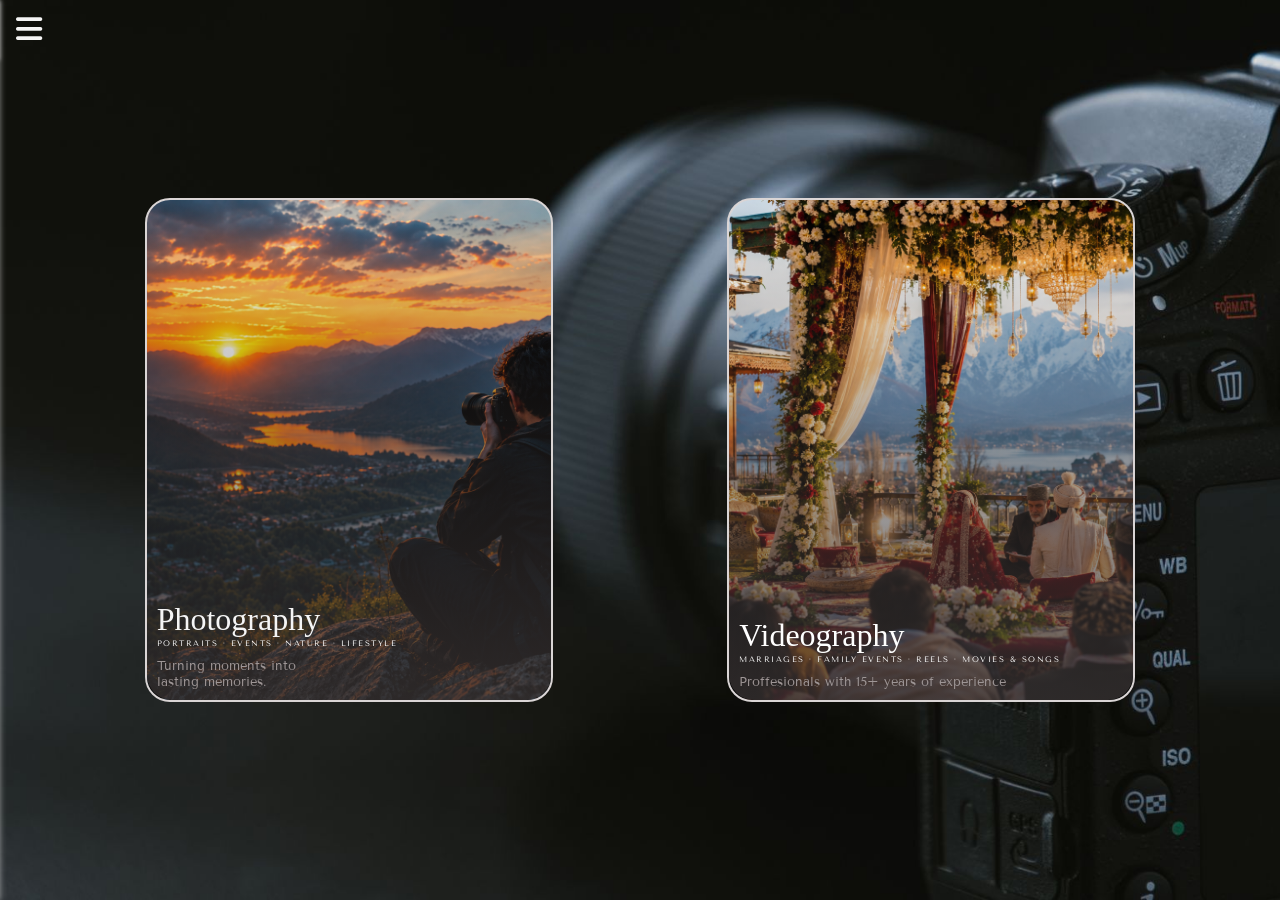
<file: index.html>
<!DOCTYPE html>
<html lang="en">
  <head>
    <meta charset="UTF-8" />
    <meta http-equiv="X-UA-Compatible" content="IE=edge" />
    <meta name="viewport" content="width=device-width, initial-scale=1.0" />
    <title>photography website</title>
    <link rel="stylesheet" href="style.css">
    <link rel="preconnect" href="https://fonts.googleapis.com" />
    <link rel="preconnect" href="https://fonts.gstatic.com" crossorigin />
    <link href="https://fonts.googleapis.com/css2?family=Tenor+Sans&display=swap" rel="stylesheet">
    <link
      rel="stylesheet"
      href="https://cdnjs.cloudflare.com/ajax/libs/font-awesome/6.4.0/css/all.min.css"
    />
  </head>
  <script>
    fetch("http://localhost:3000/api/test", {
        method: "POST",
        headers: {
            "Content-Type": "application/json"
        },
        body: JSON.stringify({
            name: "Basit",
            service: "Wedding Photography"
        })
    })
        .then(response => response.json())
        .then(data => {
            console.log(data);
        })
        .catch(error => {
            console.error("Error:", error);
        });
</script>
  <body>
    <div class="main_box">
        <input type="checkbox" id="check" />
        <div class="btn_one">
            <label for="check">
            <i class="fa-solid fa-bars"></i>
            </label>
        </div>
        <div class="sidebar_menu">
            <div class="logo">
            <a href="#">Jannat studio</a>
            </div>

            <div class="btn_two">
            <label for="check" style="color: grey">
                <i class="fa-solid fa-xmark"></i>
            </label>
            </div>

            <div class="menu">
            <ul>
                <li>
                <i class="fa-solid fa-image"></i>
                <a href="gallery.html">Gallery</a>
                </li>
                <li>
                <i class="fa-solid fa-arrow-up-right-from-square"></i>
                <a href="booking.html">Slot Availability</a>
                </li>
                <li>
                <i class="fa-solid fa-calendar-days"></i>
                <a href="#">Events</a>
                </li>
                <li>
                <i class="fa-solid fa-store"></i>
                <a href="store.html">Store</a>
                </li>
                <li>
                <i class="fa-solid fa-phone"></i>
                <a href="contact.html">Contact</a>
                </li>
            </ul>
            </div>

            <div class="social_media">
            <ul>
                <a href="#"><i class="fa-brands fa-facebook"></i></i></a>
                <a href="#"><i class="fa-brands fa-twitter"></i></a>
                <a href="#"><i class="fa-brands fa-instagram"></i></i></a>
                <a href="#"><i class="fa-brands fa-youtube"></i></a>
            </ul>
            </div>
        </div>
        <div class="cards">
            <div class="card" id="card1">
                <h1>Photography</h1>
                <div class="services">
                    <span>Portraits</span>
                    <span>·</span>
                    <span>Events</span>
                    <span>·</span>
                    <span>Nature</span>
                    <span>·</span>
                    <span>Lifestyle</span>
                </div>

                <p>Turning moments into<br>lasting memories.</p>
            </div>
            <div class="card" id="card2">
              <h1>Videography</h1>
              <div class="services">
                <span>Marriages</span>
                <span>·</span>
                <span>Family Events</span>
                <span>·</span>
                <span>Reels</span>
                <span>·</span>
                <span>Movies & Songs</span>
              </div>
              <p>Proffesionals with 15+ years of experience</p>
            </div>
        </div>
    </div>
    <script>
      fetch("http://localhost:3000/api")
        .then(response => response.json())
        .then(data =>{
          console.log(data.message);
        })
        .catch(error=>{
          console.error("Error connecting to backend:", error);
        });
    </script>
  </body>
</html>
</file>
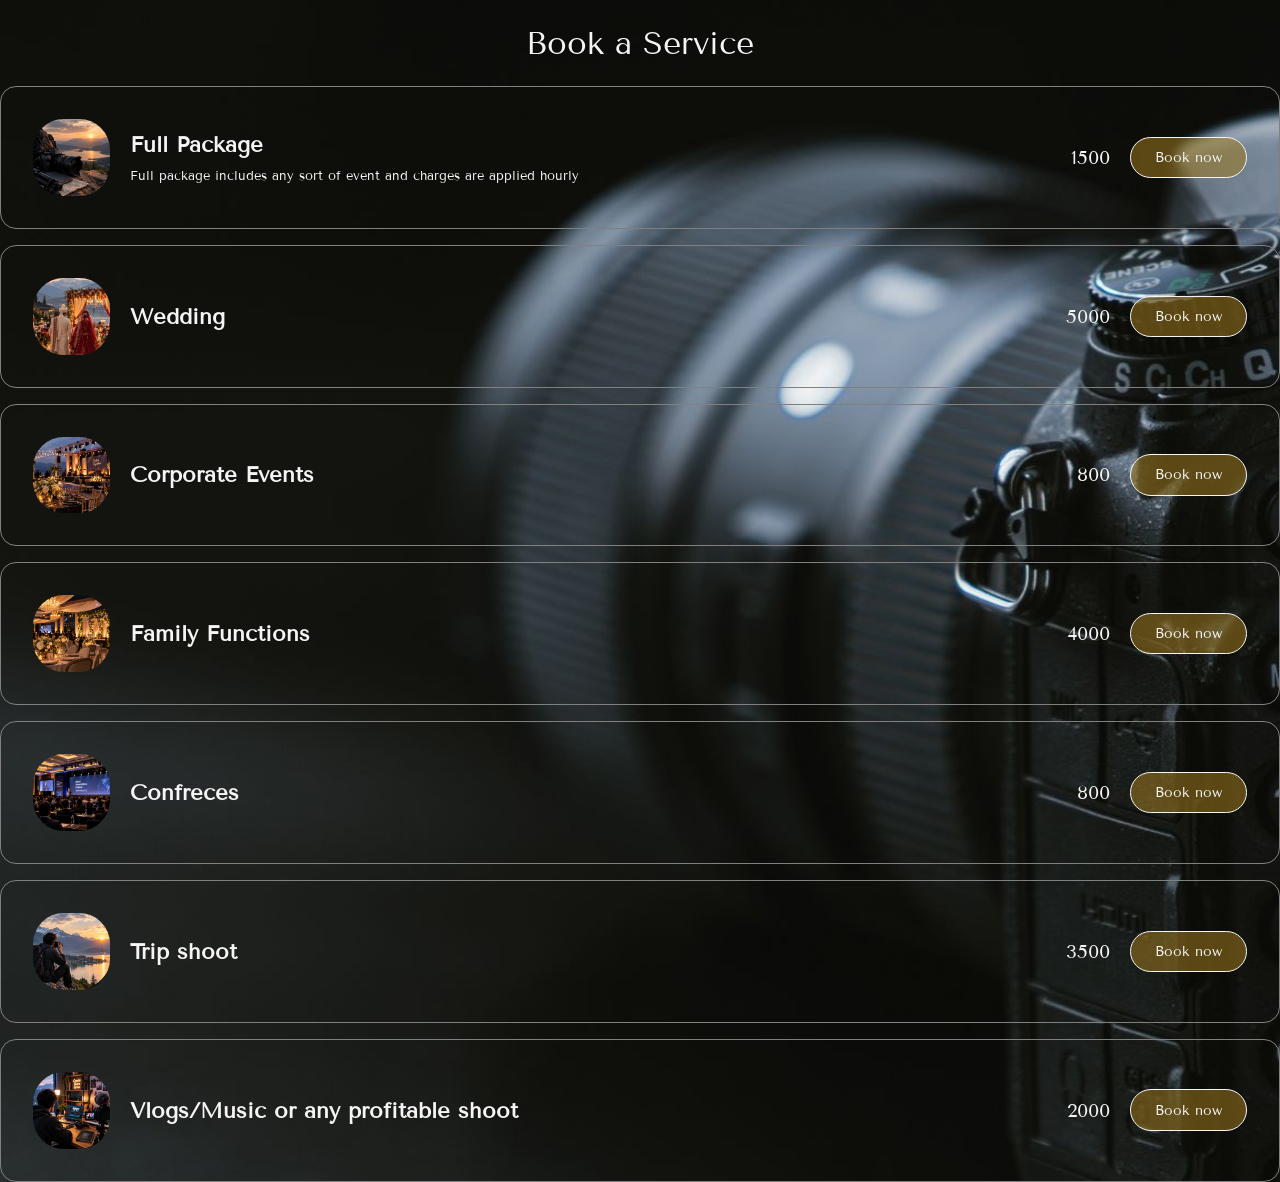
<file: booking.html>
<!DOCTYPE html>
<html lang="en">
<head>
    <meta charset="UTF-8" />
    <meta http-equiv="X-UA-Compatible" content="IE=edge" />
    <meta name="viewport" content="width=device-width, initial-scale=1.0" />
    <title>photography website</title>

    <link rel="stylesheet" href="style.css">
    <link rel="stylesheet" href="booking.css">

    <link rel="preconnect" href="https://fonts.googleapis.com" />
    <link rel="preconnect" href="https://fonts.gstatic.com" crossorigin />
    <link href="https://fonts.googleapis.com/css2?family=Tenor+Sans&display=swap" rel="stylesheet">

    <link
      rel="stylesheet"
      href="https://cdnjs.cloudflare.com/ajax/libs/font-awesome/6.4.0/css/all.min.css"
    />
</head>

<body>

    <div class="mainbox">

        <header>
            <span>Book a Service</span>
        </header>

        <div class="services">

            <ul class="serviceList">

                <li>
                    <div class="serviceimage">
                        <img src="/assets/fullpackage.png" alt="icon image">
                    </div>

                    <div class="serviceinfo">
                        <h3>Full Package</h3>
                        <dd>Full package includes any sort of event and charges are applied hourly</dd>
                    </div>
                    <div class="price">1500</div>
                    <button class="booknow" type="button" onclick="window.location.href='bookingForm.html'">Book now</button>
                </li>

                <li>
                    <div class="serviceimage">
                        <img src="/assets/weddingicon.png" alt="icon image">
                    </div>

                    <div class="serviceinfo">
                        <h3>Wedding</h3>
                    
                    </div>
                    <div class="price">5000</div>
                    <button class="booknow" type="button" onclick="window.location.href='bookingForm.html'">Book now</button>
                </li>

                <li>
                    <div class="serviceimage">
                        <img src="/assets/eventsicon.png" alt="icon image">
                    </div>

                    <div class="serviceinfo">
                        <h3>Corporate Events</h3>
                    </div>
                    <div class="price">800</div>
                    <button class="booknow" type="button" onclick="window.location.href='bookingForm.html'">Book now</button>
                </li>

                <li>
                    <div class="serviceimage">
                        <img src="/assets/functionsicon.png" alt="image icon">
                    </div>

                    <div class="serviceinfo">
                        <h3>Family Functions</h3>
                    </div>
                    <div class="price">4000</div>
                    <button class="booknow" type="button" onclick="window.location.href='bookingForm.html'">Book now</button>
                </li>

                <li>
                    <div class="serviceimage">
                        <img src="/assets/confrencesicon.png" alt="icon image">
                    </div>

                    <div class="serviceinfo">
                        <h3>Confreces</h3>
                    </div>
                    <div class="price">800</div>
                    <button class="booknow" type="button" onclick="window.location.href='bookingForm.html'">Book now</button>
                </li>

                <li>
                    <div class="serviceimage">
                        <img src="/assets/tripshoot.png" alt="icon image">
                    </div>

                    <div class="serviceinfo">
                        <h3>Trip shoot</h3>
                    </div>
                    <div class="price">3500</div>
                    <button class="booknow" type="button" onclick="window.location.href='bookingForm.html'">Book now</button>
                </li>

                <li>
                    <div class="serviceimage">
                        <img src="/assets/vlogs.png" alt="icon image">
                    </div>

                    <div class="serviceinfo">
                        <h3>Vlogs/Music or any profitable shoot</h3>
                    </div>
                    <div class="price">2000</div>
                    <button class="booknow" type="button" onclick="window.location.href='bookingForm.html'">Book now</button>
                </li>

            </ul>

        </div>

    </div>

</body>
</html>
</file>
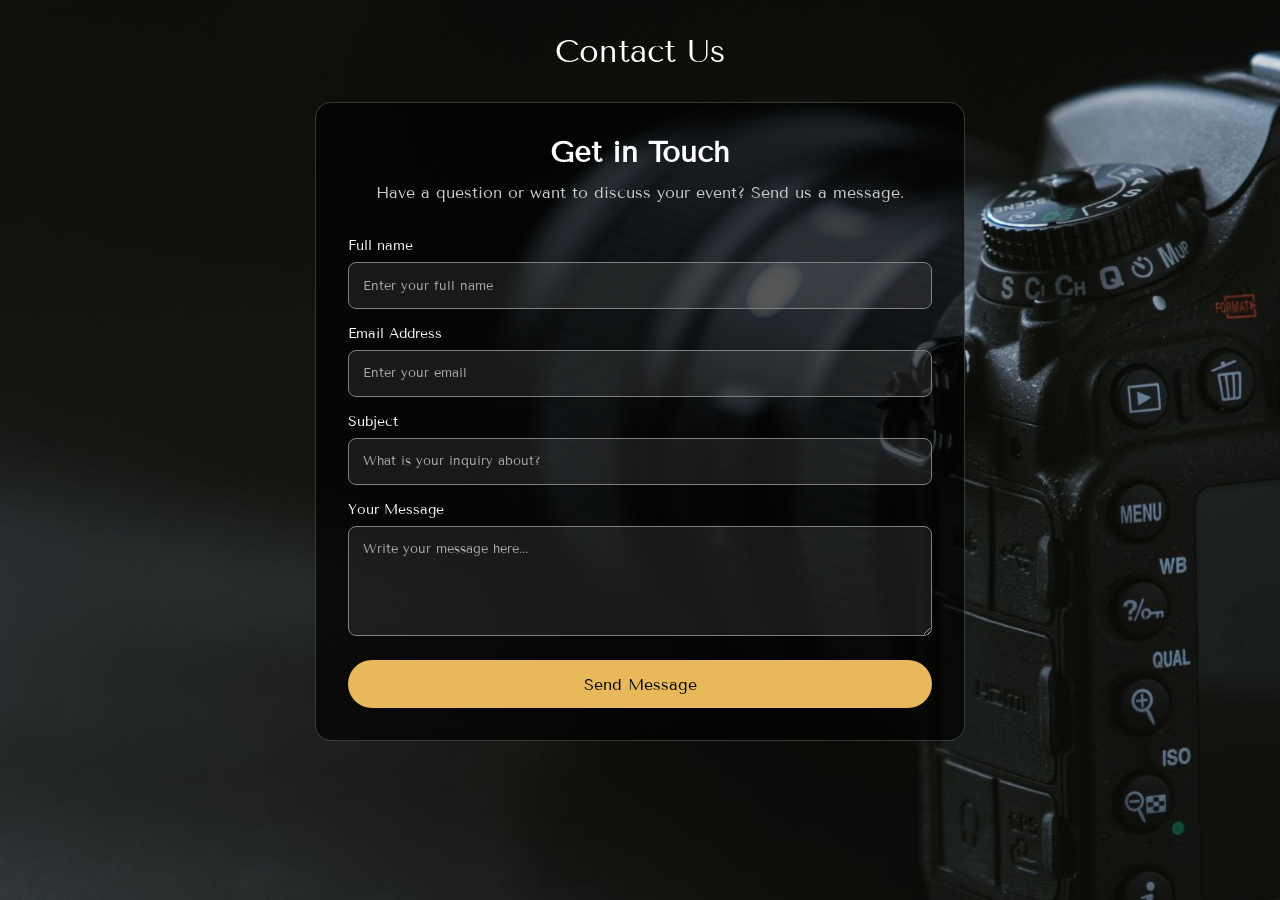
<file: contact.html>
<!DOCTYPE html>
<html lang="en">
<head>
    <meta charset="UTF-8">
    <meta name="viewport" content="width=device-width, initial-scale=1.0">
    <title>contact us </title>
    <link rel="stylesheet" href="style.css">
    <link rel="stylesheet" href="contact.css">
    <link rel="preconnect" href="https://fonts.googleapis.com">
    <link rel="preconnect" href="https://fonts.gstatic.com" crossorigin>
    <link href="https://fonts.googleapis.com/css2?family=Tenor+Sans&display=swap" rel="stylesheet">
    <link rel="stylesheet" href="https://cdnjs.cloudflare.com/ajax/libs/font-awesome/6.4.0/css/all.min.css">
</head>
<body>
    <div class="contact-page">
        <header>
            Contact Us
        </header>
        <div class="contact-container">
        <div class="contact-heading">
            <h1>Get in Touch</h1>
            <p>Have a question or want to discuss your event? Send us a message.</p>
        </div>
        <form class="contact-form">
            <div class="form-group">
                <label for="name">Full name</label>
                <input type="text" name="" id="name" placeholder="Enter your full name" required>
            </div>
            <div class="form-group">
                <label for="email">Email Address</label>
                <input type="email" id="email" name="email" placeholder="Enter your email " required>
            </div>
            <div class="form-group">
                <label for="subject">Subject </label>
                <input
                type="text"
                id="subject"
                name="subject"
                placeholder="What is your inquiry about?"
                required>
            </div>
            <div class="form-group">
                <label for="message">Your Message </label>
                <textarea name="message" id="message" rows="5" placeholder="Write your message here..." required></textarea>
            </div>
            <button type="submit">Send Message</button>
        </form>
    </div>
</body>
</html>
    </div>
</file>
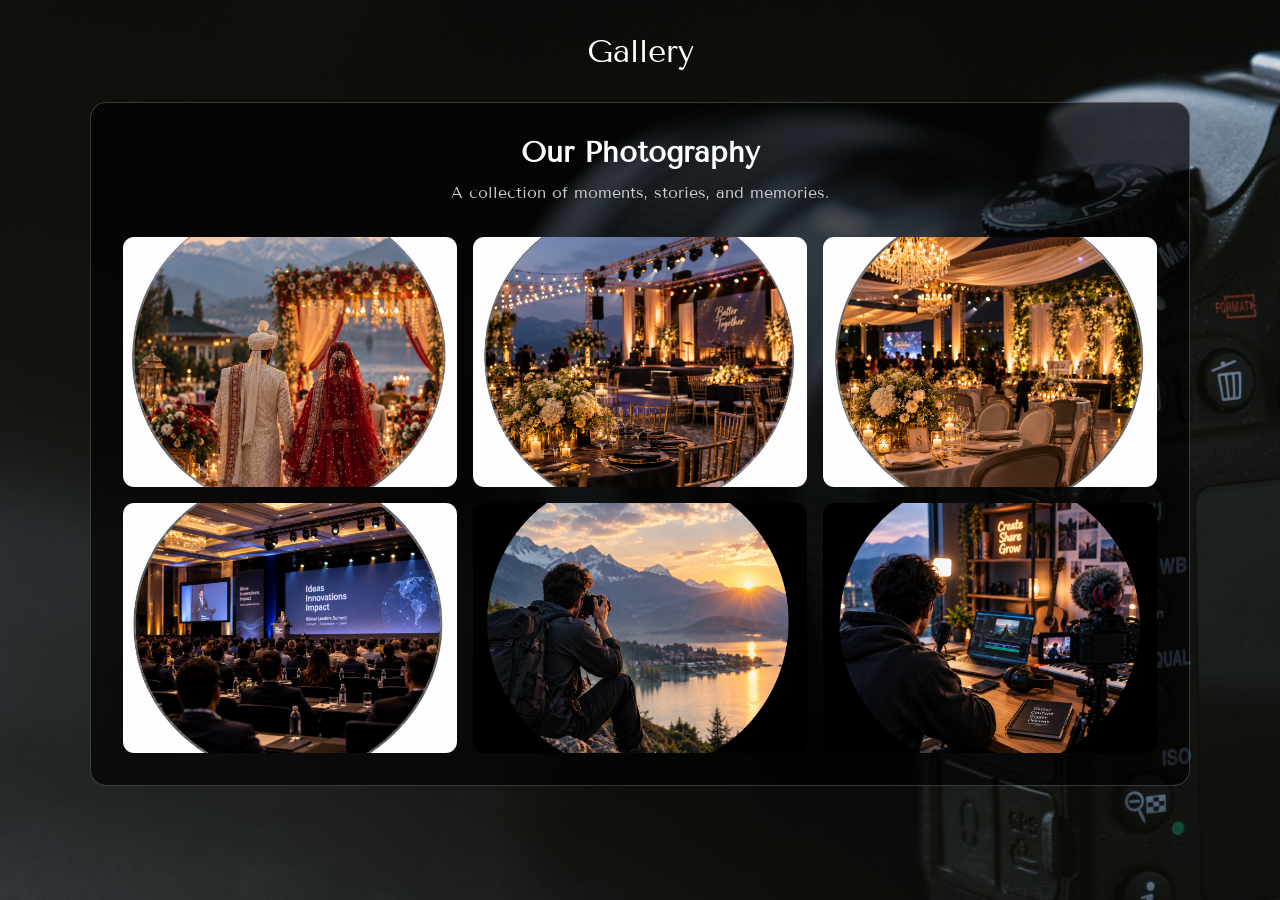
<file: gallery.html>
<!DOCTYPE html>
<html lang="en">

<head>
    <meta charset="UTF-8">
    <meta name="viewport" content="width=device-width, initial-scale=1.0">

    <title>Gallery</title>

    <link rel="stylesheet" href="style.css">
    <link rel="stylesheet" href="gallery.css">

    <link rel="preconnect" href="https://fonts.googleapis.com">
    <link rel="preconnect" href="https://fonts.gstatic.com" crossorigin>

    <link href="https://fonts.googleapis.com/css2?family=Tenor+Sans&display=swap" rel="stylesheet">
</head>

<body>

    <div class="gallery-page">

        <header>
            Gallery
        </header>
        <div class="gallery-container">

            <div class="gallery-heading">
                <h1>Our Photography</h1>
                <p>A collection of moments, stories, and memories.</p>
            </div>

            <div class="gallery-grid">

                <div class="gallery-item">
                    <img src="/assets/weddingicon.png" alt="Wedding photography">
                </div>

                <div class="gallery-item">
                    <img src="/assets/eventsicon.png" alt="Corporate event photography">
                </div>

                <div class="gallery-item">
                    <img src="/assets/functionsicon.png" alt="Family function photography">
                </div>

                <div class="gallery-item">
                    <img src="/assets/confrencesicon.png" alt="Conference photography">
                </div>

                <div class="gallery-item">
                    <img src="/assets/tripshoot.png" alt="Travel photography">
                </div>

                <div class="gallery-item">
                    <img src="/assets/vlogs.png" alt="Creative shoot photography">
                </div>

            </div>

        </div>
    </div>

</body>

</html>
</file>
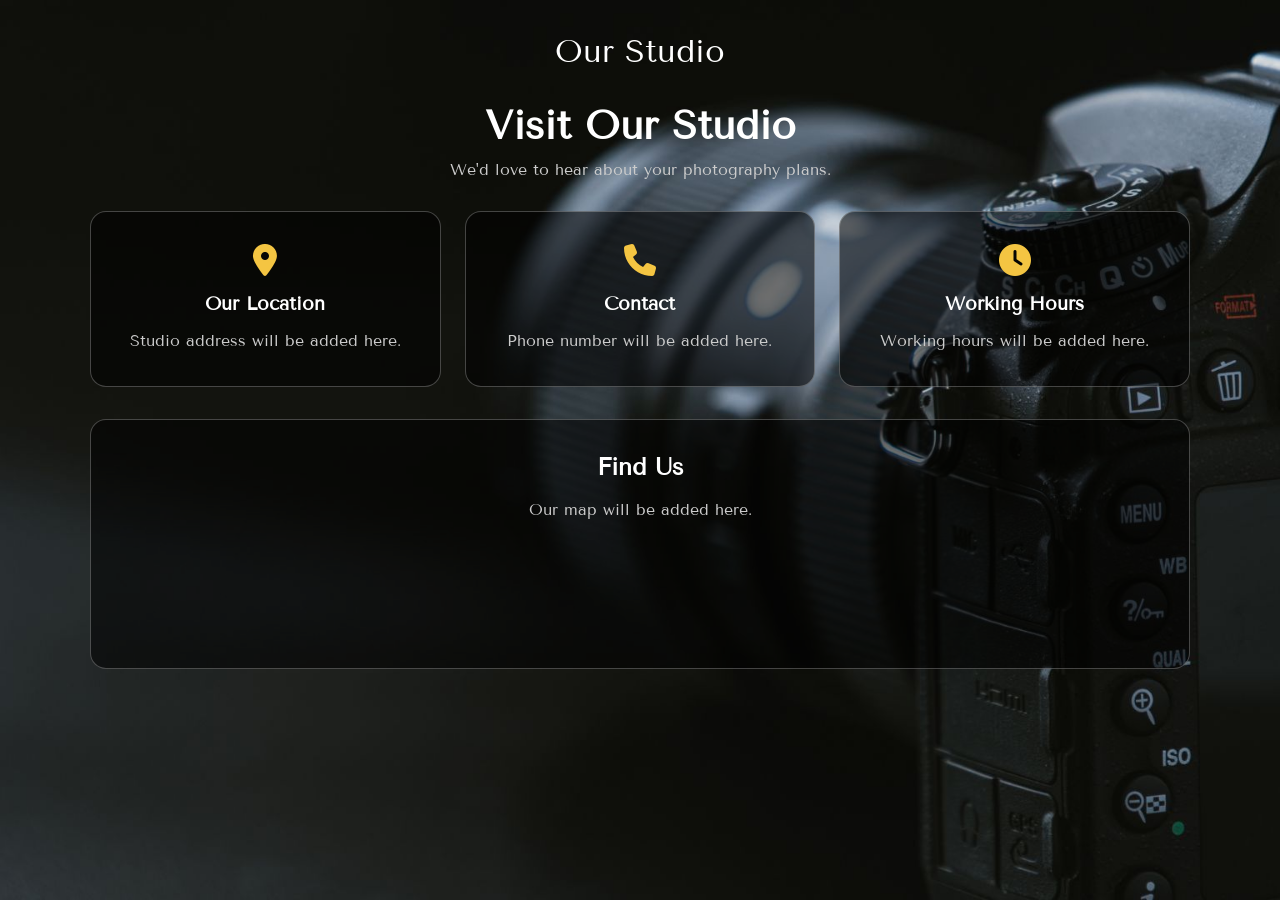
<file: store.html>
<!DOCTYPE html>
<html lang="en">

<head>
    <meta charset="UTF-8">
    <meta name="viewport" content="width=device-width, initial-scale=1.0">

    <title>Our Studio</title>

    <link rel="stylesheet" href="style.css">
    <link rel="stylesheet" href="store.css">

    <link rel="preconnect" href="https://fonts.googleapis.com">
    <link rel="preconnect" href="https://fonts.gstatic.com" crossorigin>

    <link href="https://fonts.googleapis.com/css2?family=Tenor+Sans&display=swap" rel="stylesheet">

    <link
        rel="stylesheet"
        href="https://cdnjs.cloudflare.com/ajax/libs/font-awesome/6.4.0/css/all.min.css"
    >
</head>

<body>

    <div class="store-page">

        <header>
            Our Studio
        </header>
        <div class="store-container">

            <div class="store-heading">
                <h1>Visit Our Studio</h1>
                <p>We'd love to hear about your photography plans.</p>
            </div>

            <div class="store-details">

                <div class="store-card">
                    <i class="fa-solid fa-location-dot"></i>
                    <h3>Our Location</h3>
                    <p>Studio address will be added here.</p>
                </div>

                <div class="store-card">
                    <i class="fa-solid fa-phone"></i>
                    <h3>Contact</h3>
                    <p>Phone number will be added here.</p>
                </div>

                <div class="store-card">
                    <i class="fa-solid fa-clock"></i>
                    <h3>Working Hours</h3>
                    <p>Working hours will be added here.</p>
                </div>

            </div>

                <div class="store-map">
                    <h2>Find Us</h2>
                    <p>Our map will be added here.</p>
            </div>

        </div>
    </div>

</body>

</html>
</file>
<file: style.css>
*{
    margin: 0;
    padding: 0;
    font-family: "Tenor Sans", sans-serif;
    
}

.main_box{
    background: url(/assets/photo.jpg);
    height: 100vh;
    background-size: cover;
    background-position: center;
    display: flex;
}
@media(max-width: 700px){
    .main_box{
        background-size: cover;
        background-position: 85% center;
        width: 100vw;
        height: 100vh;
    }
}
.btn_one{
    color: whitesmoke;
    font-size: 30px;
    font-weight: 700;
    position: absolute;
    left: 16px;
    line-height: 60px;
}
.sidebar_menu{
    position: fixed;
    left: -300px;
    height: 100vh;
    width: 300px;
    background-color: rgba(59, 54, 51, 0.805);
    box-shadow: 0 0 6px rgba(255, 255, 255, 0.5);
    transition: all 0.5s linear;
    z-index: 3;

}
.sidebar_menu ul{
    margin-top: 60px;
    padding-top:20px ;
}
.sidebar_menu .logo{
    position: absolute;
    height: 60px;
    width: 100%;
    line-height: 60px;
    box-shadow: 0 0 4px rgba(255, 255, 255, 0.5);
}
.sidebar_menu .logo a{
    position: absolute;
    left: 25%;
    color: whitesmoke;
    text-decoration: none;
    font-size: 20px;
    font-weight: 600px;     
}

.sidebar_menu .btn_two{
    color: gray;
    font-size: 25px;
    line-height: 60px;
    position: absolute;
    left: 275px;
    /* opacity: 0; */
}

.sidebar_menu .menu li{
    margin-top: 20px;
    padding: 12px 14px;
 }
 .sidebar_menu .menu i, a{
    color: whitesmoke;
    text-decoration: none;
    font-size: 20px;
 }

 .sidebar_menu .menu i{
    padding-right: 10px;
 }
 .sidebar_menu .social_media{
    position: absolute;
    left: 25%;
    bottom: 50px;
 }
 .sidebar_menu .social_media i{
    color: rgb(210, 204, 204);
    opacity: 0.5;
    padding: 0 5px;
 }
 #check{
    display: none;
 }
.sidebar_menu .menu li:hover{
    box-shadow: 0 0 4px rgba(255, 255, 255, 0.5);
}
.btn_one i:hover{
    transition: all 0.2s linear;
    font-size: 32px;
}
.btn_two i:hover{
    font-size: 30px;
    transition: all 0.2s linear;
}
.sidebar_menu .social_media i:hover{
    opacity: 1;
    transform: scale(1.2);
}
#check:checked ~ .sidebar_menu{
    left: 0;

}
#check:checked ~ .btn_one{
    opacity: 0;
}
.card{
    width: 30%;
    aspect-ratio: 4 / 5;
    border-radius: 25px;
    padding: 10px;
    margin: 10px;
    border: 2px solid rgb(218, 213, 213);
    position: relative;
    color: white;
    display: flex;
    flex-direction: column;
    justify-content: flex-end;

}
.card::before {
    content: "";
    position: absolute;
    inset: 0;
    background: linear-gradient(
        transparent,
        rgba(55, 50, 50, 0.8)
    );
    border-radius: 25px;
}
.cards{
    flex: 1;
    display: flex;
    justify-content: space-evenly;
    align-items: center;
    gap: 20px;
}
.card h1{
    font-family: Papyrus;
    font-size: 2 rem;
    font-weight: 400;
}
.card .services{
    /* display: flex;
    align-items: center; */
    gap: 5px;     
    color: white;
    font-size: 0.5rem;
    text-transform: uppercase;
    letter-spacing: 1.5px;

}
.card p{
    font-size: 0.8rem;
    margin-top:10px;
    color: rgb(158, 150, 150);
}
.card h1, .card .services, .card p{
    position: relative;
    z-index:1;
}
#card1{
    background: url(/assets/card1.png);
    background-size: cover;
    background-position: center;
    color: whitesmoke

    /* display: flex;
    flex-direction: column;
    justify-content: flex-end; */
    /* padding: 40px; */


}

#card2{
    background: url(/assets/card2.png);
    background-size: cover;
    background-position: center;
}
/* .card1{
    padding: 50px;
    margin: 20px;
}
.card2{
    padding: 50px;
    margin: 20px;
} */
</file>
<file: booking.css>
*{

    margin: 0;

    padding: 0;

    font-family: "Tenor Sans", sans-serif;

    color: whitesmoke;

}

header{

    display: flex;

    flex-direction: row;

    gap: 2rem;

    justify-content: center;

    color: white;

    padding: 1.5rem;

    font-size: 2rem;

}
@media(max-width:490px){
    header{
        font-size: 1rem;
    }
}

.mainbox{

    background-image: url(/assets/photo.jpg);

    min-height: 100vh;

    background-position: center;

    background-size: cover;

}

/* .services{

    border: 0.01rem solid grey;

} */
 .serviceList{
    display: flex;
    flex-direction: column;
    gap: 1rem;
 }

.serviceList li{

    border: 0.01rem solid grey;
    padding: 2rem;
    font-size: 1.2rem;
    list-style: none;
    border-radius: 1rem;
    display: flex;
    align-items: center;
    gap: 20px;
    overflow: hidden;
    /* min-height: 120px; */

}

.serviceList li dd{

    font-size: 0.8rem;

}

.serviceimage{

    width: clamp(50px, 6vw, 90px);

    aspect-ratio: 1;

    border-radius: 40%;

    overflow: hidden;

    flex-shrink: 0;

}

.serviceimage img{

    width: 125%;

    height: 125%;

    object-fit: cover;

    margin: -12.5%;

}

.serviceinfo{

    display: flex;
    flex-direction: column;
    justify-content: space-between;
    flex-wrap: wrap;
    flex: 1;
    gap: 10px;

}
.booknow{
    padding: 0.7rem 1.5rem;
    border: 1px solid whitesmoke;
    border-radius: 2rem;
    background: rgba(162, 125, 32, 0.525);
    color: whitesmoke;
    font-family: "Tenor Sans", sans-serif;
    font-size: 0.9rem;
    cursor: pointer;
    margin-left: auto;
}
.booknow:hover{
    background-color:grey ;
    padding: 0.8rem 1.6rem;
}
@media(max-width:490px){
    .serviceList li{
        font-size: 0.7rem;
    }
    .booknow{
        padding: 0.3rem 0.8rem;
    }
}
</file>
<file: contact.css>
* {
    margin: 0;
    padding: 0;
    box-sizing: border-box;
    font-family: "Tenor Sans", sans-serif;
}

.contact-page {
    min-height: 100vh;
    padding: 2rem 1rem;

    background-image: url(/assets/photo.jpg);
    background-position: center;
    background-size: cover;
}

.contact-page header {
    text-align: center;
    font-size: 2rem;
    margin-bottom: 2rem;
    color: white;
}

.contact-container {
    width: min(650px, 100%);
    margin: auto;
    padding: 2rem;

    background: rgba(0, 0, 0, 0.7);
    border: 1px solid rgba(255, 255, 255, 0.2);
    border-radius: 1rem;

    color: white;
}

.contact-heading {
    text-align: center;
    margin-bottom: 2rem;
}

.contact-heading h1 {
    font-size: 1.8rem;
    margin-bottom: 0.7rem;
}

.contact-heading p {
    color: #ccc;
    line-height: 1.5;
}

.contact-form {
    display: flex;
    flex-direction: column;
    gap: 1rem;
}

.form-group {
    display: flex;
    flex-direction: column;
    gap: 0.5rem;
}

.form-group label {
    font-size: 0.9rem;
}

.form-group input,
.form-group textarea {
    width: 100%;
    padding: 0.9rem;

    border: 1px solid grey;
    border-radius: 0.5rem;

    background: rgba(255, 255, 255, 0.08);
    color: white;
    outline: none;
}

.form-group input::placeholder,
.form-group textarea::placeholder {
    color: #aaa;
}

.form-group textarea {
    resize: vertical;
}

.contact-form button {
    margin-top: 0.5rem;
    padding: 0.9rem;

    border: none;
    border-radius: 2rem;

    background: #e8b95a;
    color: black;

    font-size: 1rem;
    cursor: pointer;
}

.contact-form button:hover {
    background: #f3cc7a;
}

@media (max-width: 490px) {
    .contact-container {
        padding: 1.3rem;
    }

    .contact-page header {
        font-size: 1.5rem;
    }

    .contact-heading h1 {
        font-size: 1.4rem;
    }
}
</file>
<file: gallery.css>
* {
    margin: 0;
    padding: 0;
    box-sizing: border-box;
    font-family: "Tenor Sans", sans-serif;
}

.gallery-page {
    min-height: 100vh;
    padding: 2rem 1rem;
    background-image: url(/assets/photo.jpg);
    background-position: center;
    background-size: cover;
}

.gallery-page header {
    text-align: center;
    font-size: 2rem;
    margin-bottom: 2rem;
    color: white;
}

.gallery-container {
    width: min(1100px, 100%);
    margin: auto;
    padding: 2rem;
    border: 1px solid rgba(255, 255, 255, 0.2);
    border-radius: 1rem;
    background: rgba(0, 0, 0, 0.65);
    color: white;
}

.gallery-heading {
    text-align: center;
    margin-bottom: 2rem;
}

.gallery-heading h1 {
    font-size: 1.8rem;
    margin-bottom: 0.7rem;
}

.gallery-heading p {
    color: #ccc;
    line-height: 1.5;
}

.gallery-grid {
    display: grid;
    grid-template-columns: repeat(3, 1fr);
    gap: 1rem;
}

.gallery-item {
    height: 250px;
    overflow: hidden;
    border-radius: 0.7rem;
}

.gallery-item img {
    width: 100%;
    height: 100%;
    object-fit: cover;
    display: block;
    transition: transform 0.3s ease;
}

.gallery-item:hover img {
    transform: scale(1.05);
}

@media (max-width: 750px) {
    .gallery-grid {
        grid-template-columns: repeat(2, 1fr);
    }

    .gallery-container {
        padding: 1.3rem;
    }
}

@media (max-width: 490px) {
    .gallery-grid {
        grid-template-columns: 1fr;
    }

    .gallery-item {
        height: 230px;
    }

    .gallery-page header {
        font-size: 1.5rem;
    }

    .gallery-heading h1 {
        font-size: 1.4rem;
    }
}
</file>
<file: store.css>
* {
    margin: 0;
    padding: 0;
    box-sizing: border-box;
    font-family: "Tenor Sans", sans-serif;
}
.store-page {
    min-height: 100vh;
    padding: 2rem;
    color: white;
    padding: 2rem 1rem;
    min-height: 100vh;
    padding: 2rem 1rem;
    background-image: url(/assets/photo.jpg);
    background-position: center;
    background-size: cover;

}

.store-page header {
    text-align: center;
    font-size: 2rem;
    margin-bottom: 2rem;
}

.store-container {
    max-width: 1100px;
    margin: 0 auto;
}

.store-heading {
    text-align: center;
    margin-bottom: 2rem;
}

.store-heading h1 {
    font-size: 2.5rem;
    margin-bottom: 0.7rem;
}

.store-heading p {
    color: #ccc;
}

.store-details {
    display: grid;
    grid-template-columns: repeat(3, 1fr);
    gap: 1.5rem;
}

.store-card,
.store-map {
    background: rgba(0, 0, 0, 0.55);
    border: 1px solid rgba(255, 255, 255, 0.25);
    border-radius: 1rem;
    padding: 2rem;
    text-align: center;
}

.store-card i {
    font-size: 2rem;
    color: #f4c542;
    margin-bottom: 1rem;
}

.store-card h3 {
    margin-bottom: 0.8rem;
}

.store-card p,
.store-map p {
    color: #ccc;
    line-height: 1.6;
}

.store-map {
    margin-top: 2rem;
    min-height: 250px;
}

.store-map h2 {
    margin-bottom: 1rem;
}

@media (max-width: 700px) {
    .store-page {
        padding: 1rem;
    }

    .store-details {
        grid-template-columns: 1fr;
    }

    .store-heading h1 {
        font-size: 2rem;
    }
}
</file>
